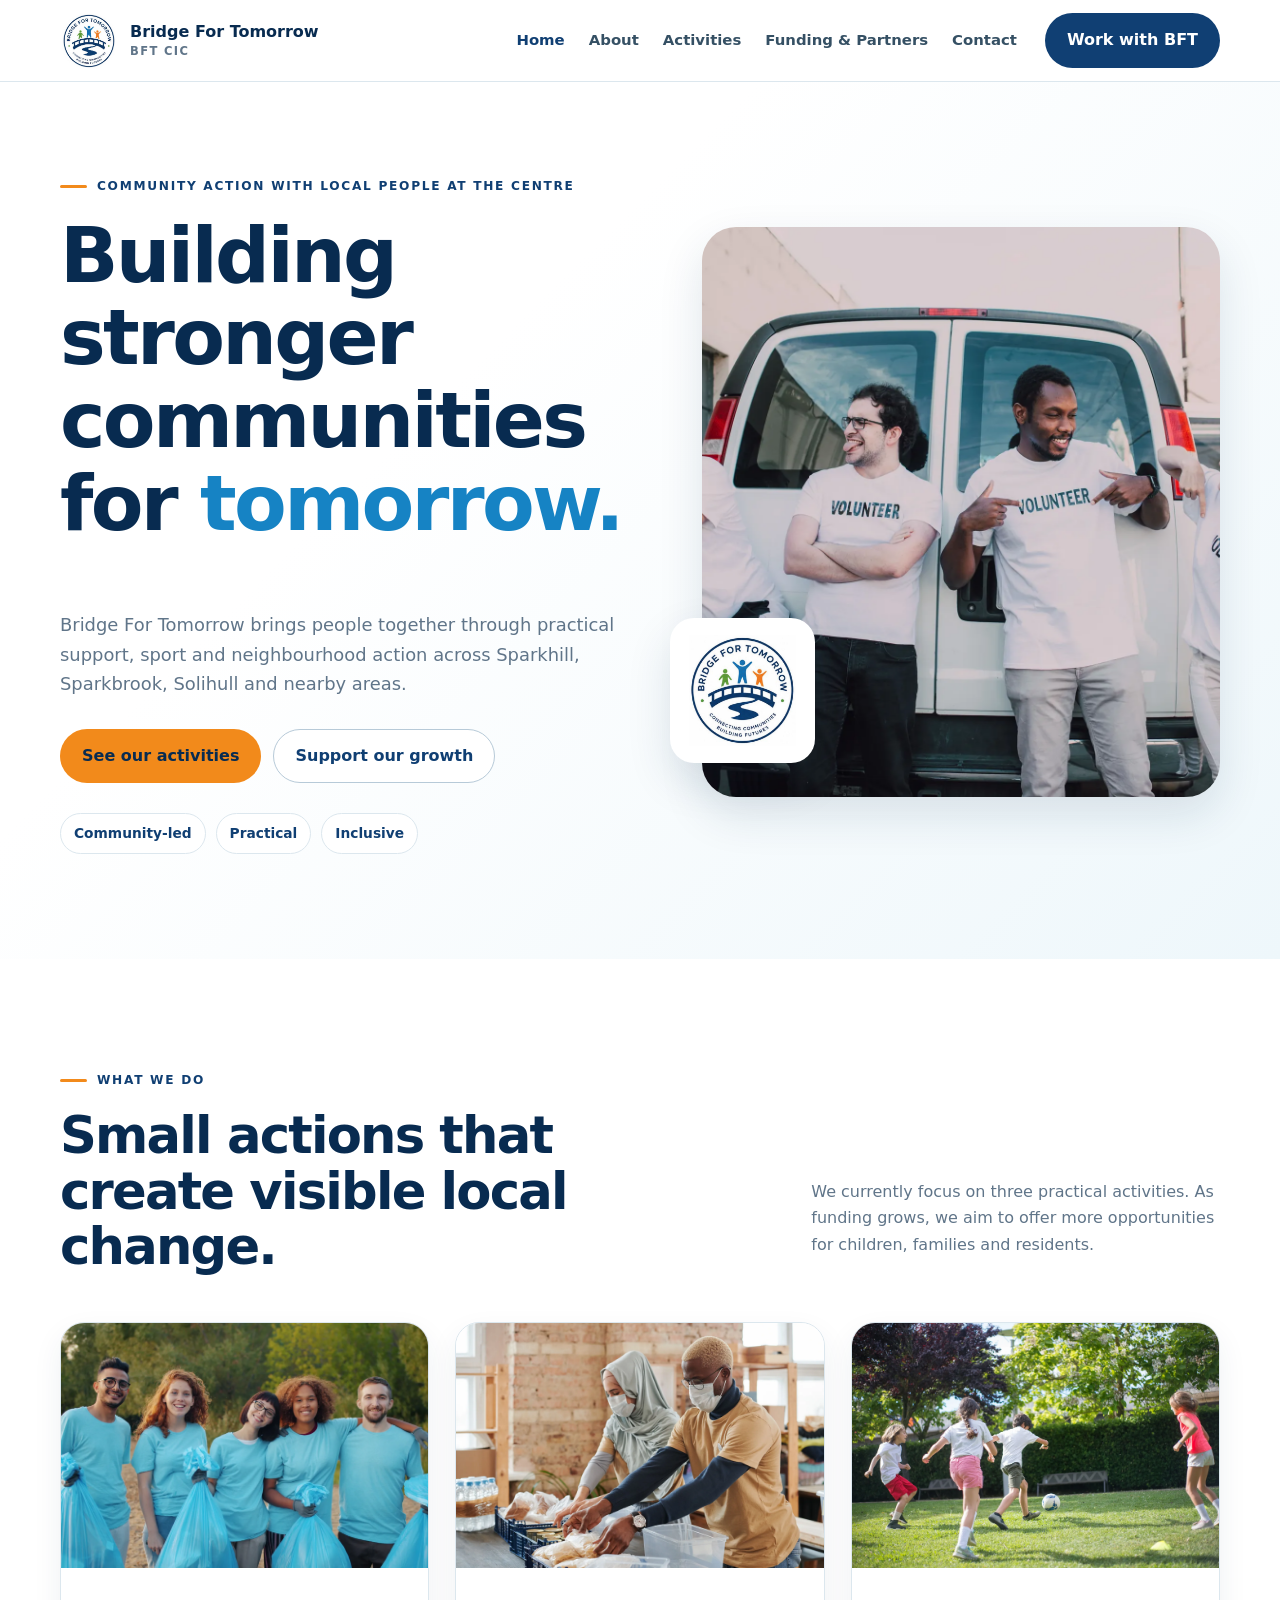
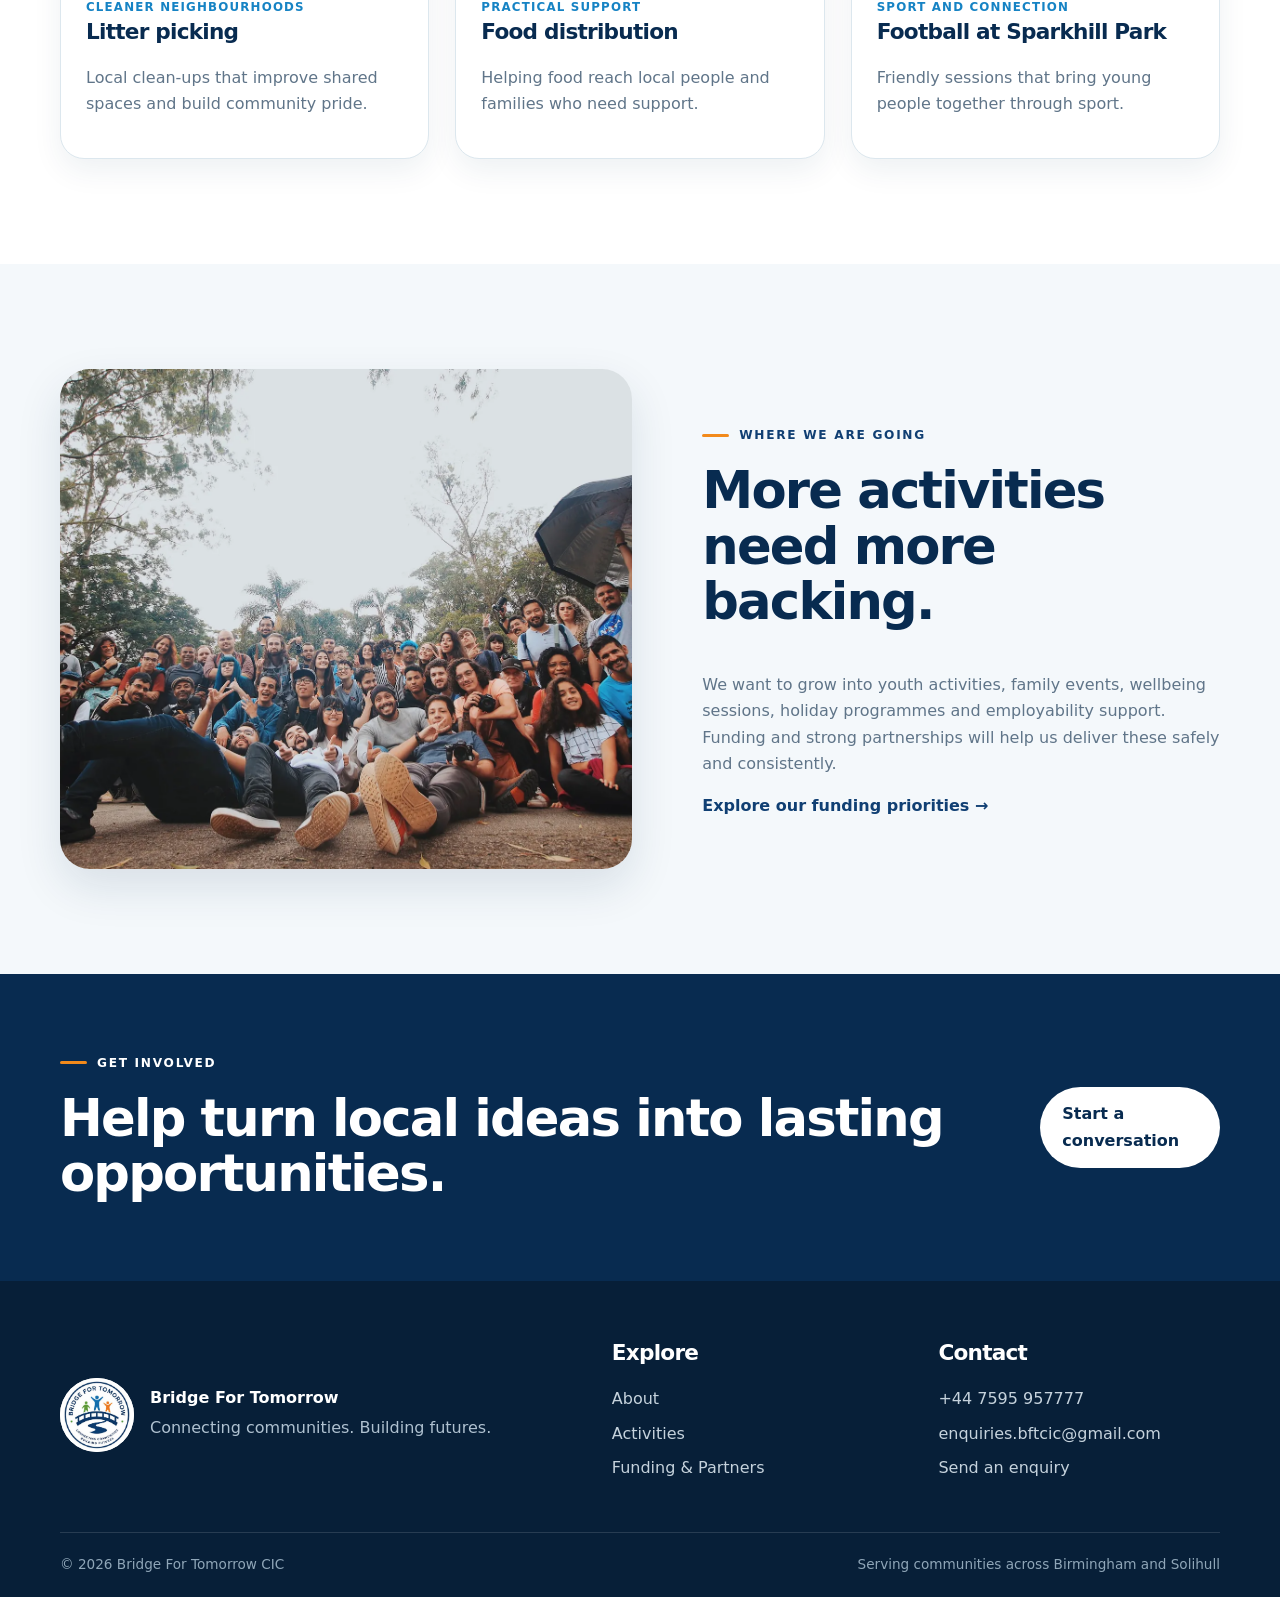
<file: index.html>
<!doctype html><html lang="en-GB"><head><meta charset="utf-8"><meta name="viewport" content="width=device-width, initial-scale=1"><meta name="theme-color" content="#103f73"><meta name="description" content="Bridge For Tomorrow brings people together through community action, food support and football."><title>Bridge For Tomorrow | Community Action in Birmingham</title><link rel="icon" href="assets/images/favicon.png"><link rel="stylesheet" href="assets/css/styles.css"></head><body data-page="home"><a class="skip-link" href="#main-content">Skip to content</a><header class="site-header"><div class="container header-inner">
<a class="brand" href="index.html"><img src="assets/images/bft-logo.png" alt="Bridge For Tomorrow logo"><span class="brand-text"><strong>Bridge For Tomorrow</strong><span>BFT CIC</span></span></a>
<nav class="primary-nav" id="main-navigation" aria-label="Main navigation"><ul class="nav-links">
<li><a data-page="home" href="index.html">Home</a></li><li><a data-page="about" href="about.html">About</a></li><li><a data-page="activities" href="activities.html">Activities</a></li><li><a data-page="partners" href="funding-partners.html">Funding & Partners</a></li><li><a data-page="contact" href="contact.html">Contact</a></li></ul></nav>
<a class="btn btn-primary desktop-cta" href="contact.html">Work with BFT</a>
<button class="menu-toggle" type="button" aria-controls="main-navigation" aria-expanded="false" aria-label="Open menu"><span></span><span></span><span></span></button>
</div></header><main id="main-content">
<section class="hero"><div class="container hero-grid"><div class="hero-copy reveal is-visible"><span class="eyebrow">Community action with local people at the centre</span><h1>Building stronger communities for <span>tomorrow.</span></h1><p>Bridge For Tomorrow brings people together through practical support, sport and neighbourhood action across Sparkhill, Sparkbrook, Solihull and nearby areas.</p><div class="hero-actions"><a class="btn btn-accent" href="activities.html">See our activities</a><a class="btn btn-outline" href="funding-partners.html">Support our growth</a></div><div class="hero-points"><span>Community-led</span><span>Practical</span><span>Inclusive</span></div></div><div class="hero-visual reveal"><img class="hero-main-image" src="assets/images/hero-volunteers.webp" alt="Community volunteers working together"><div class="hero-logo-card"><img src="assets/images/bft-logo.png" alt="Bridge For Tomorrow logo"></div></div></div></section>
<section class="section"><div class="container intro-grid"><div><span class="eyebrow">What we do</span><h2>Small actions that create visible local change.</h2></div><p>We currently focus on three practical activities. As funding grows, we aim to offer more opportunities for children, families and residents.</p></div><div class="container card-grid three"><a class="feature-card" href="activities.html#clean-ups"><img src="assets/images/litter-picking.webp" alt="Volunteers litter picking"><div><span>Cleaner neighbourhoods</span><h3>Litter picking</h3><p>Local clean-ups that improve shared spaces and build community pride.</p></div></a><a class="feature-card" href="activities.html#food"><img src="assets/images/food-support.webp" alt="Food being prepared for distribution"><div><span>Practical support</span><h3>Food distribution</h3><p>Helping food reach local people and families who need support.</p></div></a><a class="feature-card" href="activities.html#football"><img src="assets/images/community-football.webp" alt="Young people playing football"><div><span>Sport and connection</span><h3>Football at Sparkhill Park</h3><p>Friendly sessions that bring young people together through sport.</p></div></a></div></section>
<section class="section section-soft"><div class="container split"><div><img class="rounded-image" src="assets/images/community-group.webp" alt="A diverse community group"></div><div><span class="eyebrow">Where we are going</span><h2>More activities need more backing.</h2><p>We want to grow into youth activities, family events, wellbeing sessions, holiday programmes and employability support. Funding and strong partnerships will help us deliver these safely and consistently.</p><a class="text-link" href="funding-partners.html">Explore our funding priorities →</a></div></div></section>
<section class="cta-band"><div class="container cta-inner"><div><span class="eyebrow light">Get involved</span><h2>Help turn local ideas into lasting opportunities.</h2></div><a class="btn btn-white" href="contact.html">Start a conversation</a></div></section></main><footer class="site-footer"><div class="container footer-grid"><div class="footer-brand"><img src="assets/images/bft-logo.png" alt="Bridge For Tomorrow logo"><div><strong>Bridge For Tomorrow</strong><p>Connecting communities. Building futures.</p></div></div><div><h3>Explore</h3><a href="about.html">About</a><a href="activities.html">Activities</a><a href="funding-partners.html">Funding & Partners</a></div><div><h3>Contact</h3><a href="tel:+447595957777">+44 7595 957777</a><a href="mailto:enquiries.bftcic@gmail.com">enquiries.bftcic@gmail.com</a><a href="contact.html">Send an enquiry</a></div></div><div class="container footer-bottom"><span>© 2026 Bridge For Tomorrow CIC</span><span>Serving communities across Birmingham and Solihull</span></div></footer><script src="assets/js/main.js"></script></body></html>
</file>
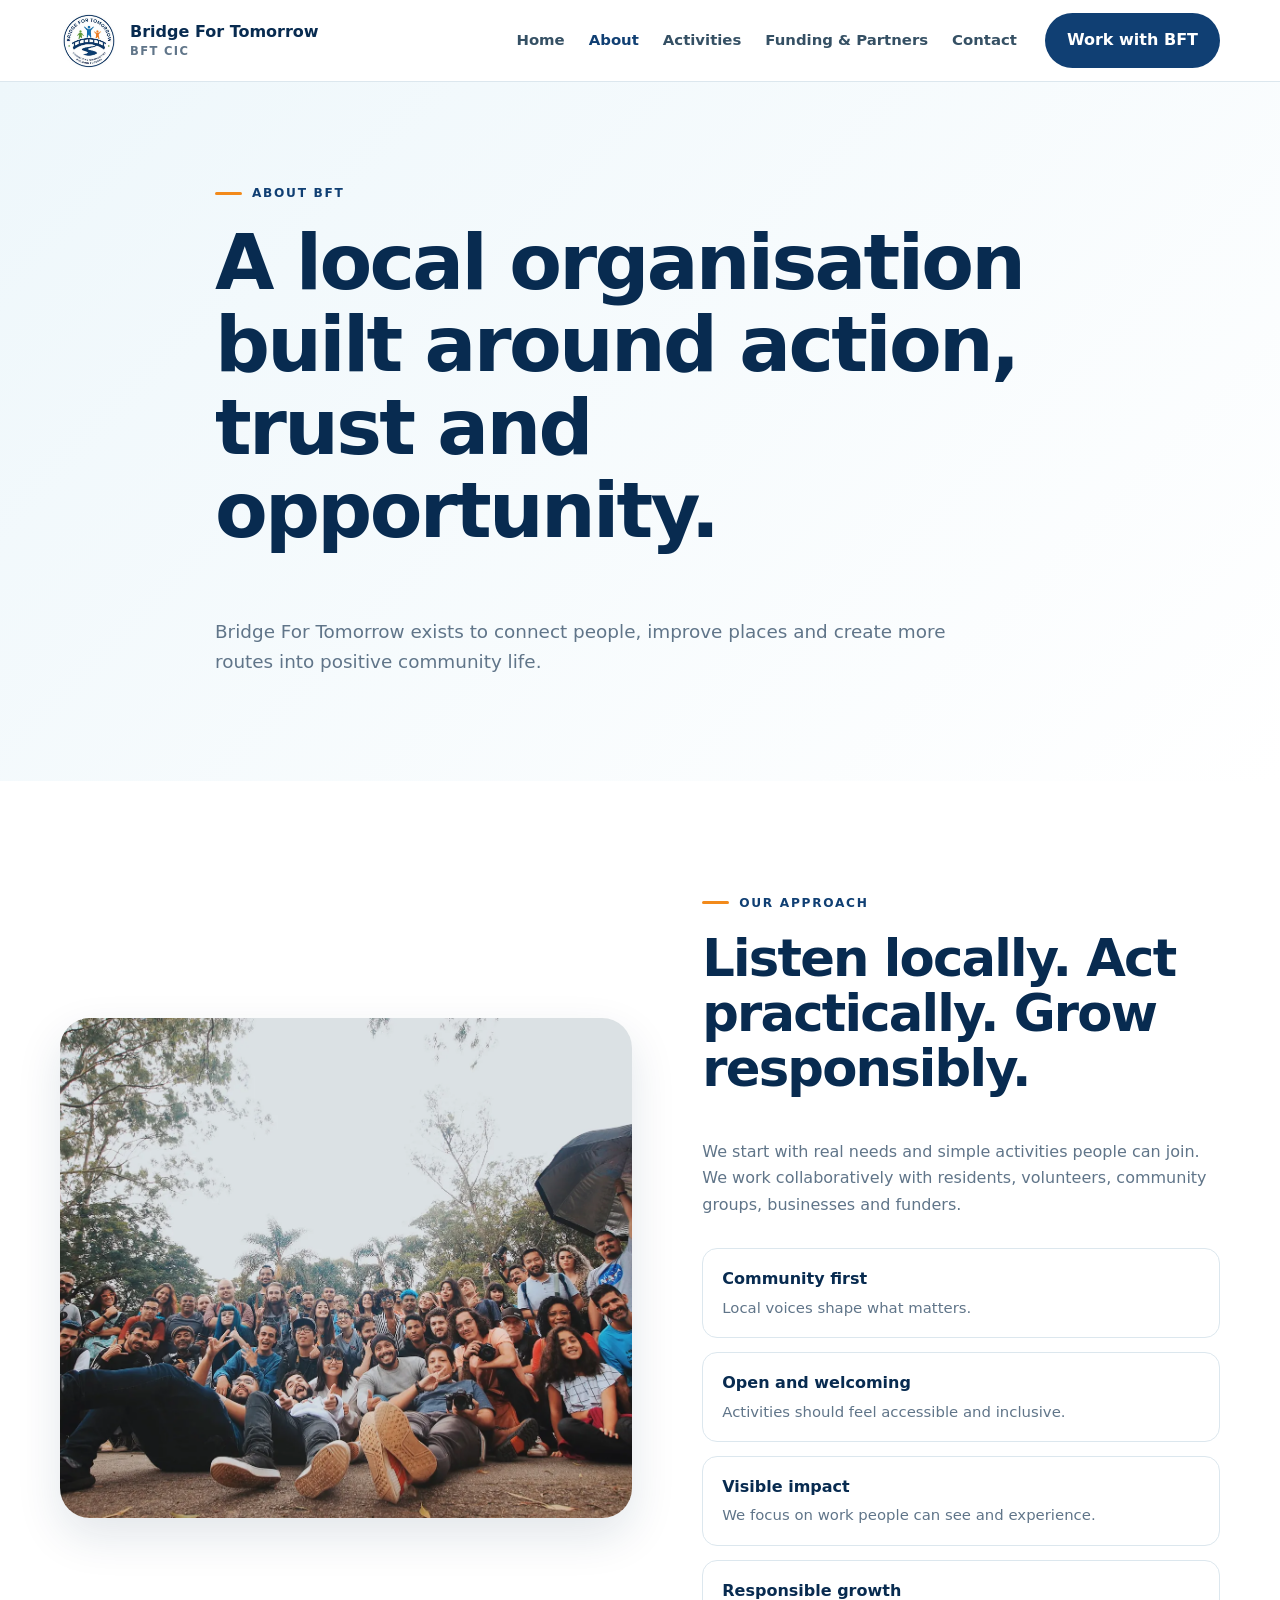
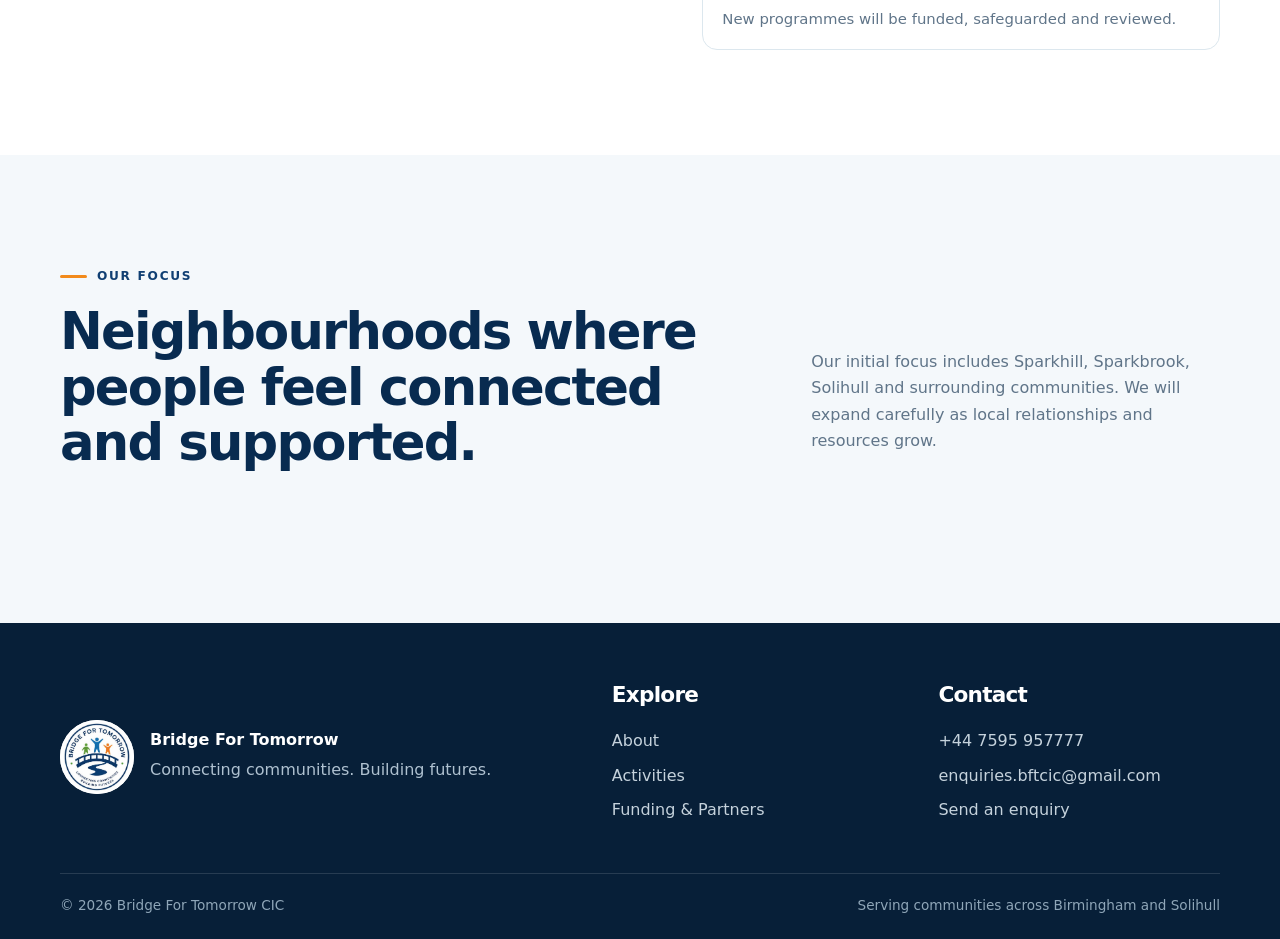
<file: about.html>
<!doctype html><html lang="en-GB"><head><meta charset="utf-8"><meta name="viewport" content="width=device-width, initial-scale=1"><meta name="theme-color" content="#103f73"><meta name="description" content="Learn about Bridge For Tomorrow and its community-led approach."><title>About BFT | Bridge For Tomorrow</title><link rel="icon" href="assets/images/favicon.png"><link rel="stylesheet" href="assets/css/styles.css"></head><body data-page="about"><a class="skip-link" href="#main-content">Skip to content</a><header class="site-header"><div class="container header-inner">
<a class="brand" href="index.html"><img src="assets/images/bft-logo.png" alt="Bridge For Tomorrow logo"><span class="brand-text"><strong>Bridge For Tomorrow</strong><span>BFT CIC</span></span></a>
<nav class="primary-nav" id="main-navigation" aria-label="Main navigation"><ul class="nav-links">
<li><a data-page="home" href="index.html">Home</a></li><li><a data-page="about" href="about.html">About</a></li><li><a data-page="activities" href="activities.html">Activities</a></li><li><a data-page="partners" href="funding-partners.html">Funding & Partners</a></li><li><a data-page="contact" href="contact.html">Contact</a></li></ul></nav>
<a class="btn btn-primary desktop-cta" href="contact.html">Work with BFT</a>
<button class="menu-toggle" type="button" aria-controls="main-navigation" aria-expanded="false" aria-label="Open menu"><span></span><span></span><span></span></button>
</div></header><main id="main-content"><section class="page-hero"><div class="container narrow"><span class="eyebrow">About BFT</span><h1>A local organisation built around action, trust and opportunity.</h1><p>Bridge For Tomorrow exists to connect people, improve places and create more routes into positive community life.</p></div></section><section class="section"><div class="container split"><div><img class="rounded-image" src="assets/images/community-group.webp" alt="Community members together"></div><div><span class="eyebrow">Our approach</span><h2>Listen locally. Act practically. Grow responsibly.</h2><p>We start with real needs and simple activities people can join. We work collaboratively with residents, volunteers, community groups, businesses and funders.</p><div class="compact-list"><div><strong>Community first</strong><span>Local voices shape what matters.</span></div><div><strong>Open and welcoming</strong><span>Activities should feel accessible and inclusive.</span></div><div><strong>Visible impact</strong><span>We focus on work people can see and experience.</span></div><div><strong>Responsible growth</strong><span>New programmes will be funded, safeguarded and reviewed.</span></div></div></div></div></section><section class="section section-soft"><div class="container intro-grid"><div><span class="eyebrow">Our focus</span><h2>Neighbourhoods where people feel connected and supported.</h2></div><p>Our initial focus includes Sparkhill, Sparkbrook, Solihull and surrounding communities. We will expand carefully as local relationships and resources grow.</p></div></section></main><footer class="site-footer"><div class="container footer-grid"><div class="footer-brand"><img src="assets/images/bft-logo.png" alt="Bridge For Tomorrow logo"><div><strong>Bridge For Tomorrow</strong><p>Connecting communities. Building futures.</p></div></div><div><h3>Explore</h3><a href="about.html">About</a><a href="activities.html">Activities</a><a href="funding-partners.html">Funding & Partners</a></div><div><h3>Contact</h3><a href="tel:+447595957777">+44 7595 957777</a><a href="mailto:enquiries.bftcic@gmail.com">enquiries.bftcic@gmail.com</a><a href="contact.html">Send an enquiry</a></div></div><div class="container footer-bottom"><span>© 2026 Bridge For Tomorrow CIC</span><span>Serving communities across Birmingham and Solihull</span></div></footer><script src="assets/js/main.js"></script></body></html>
</file>
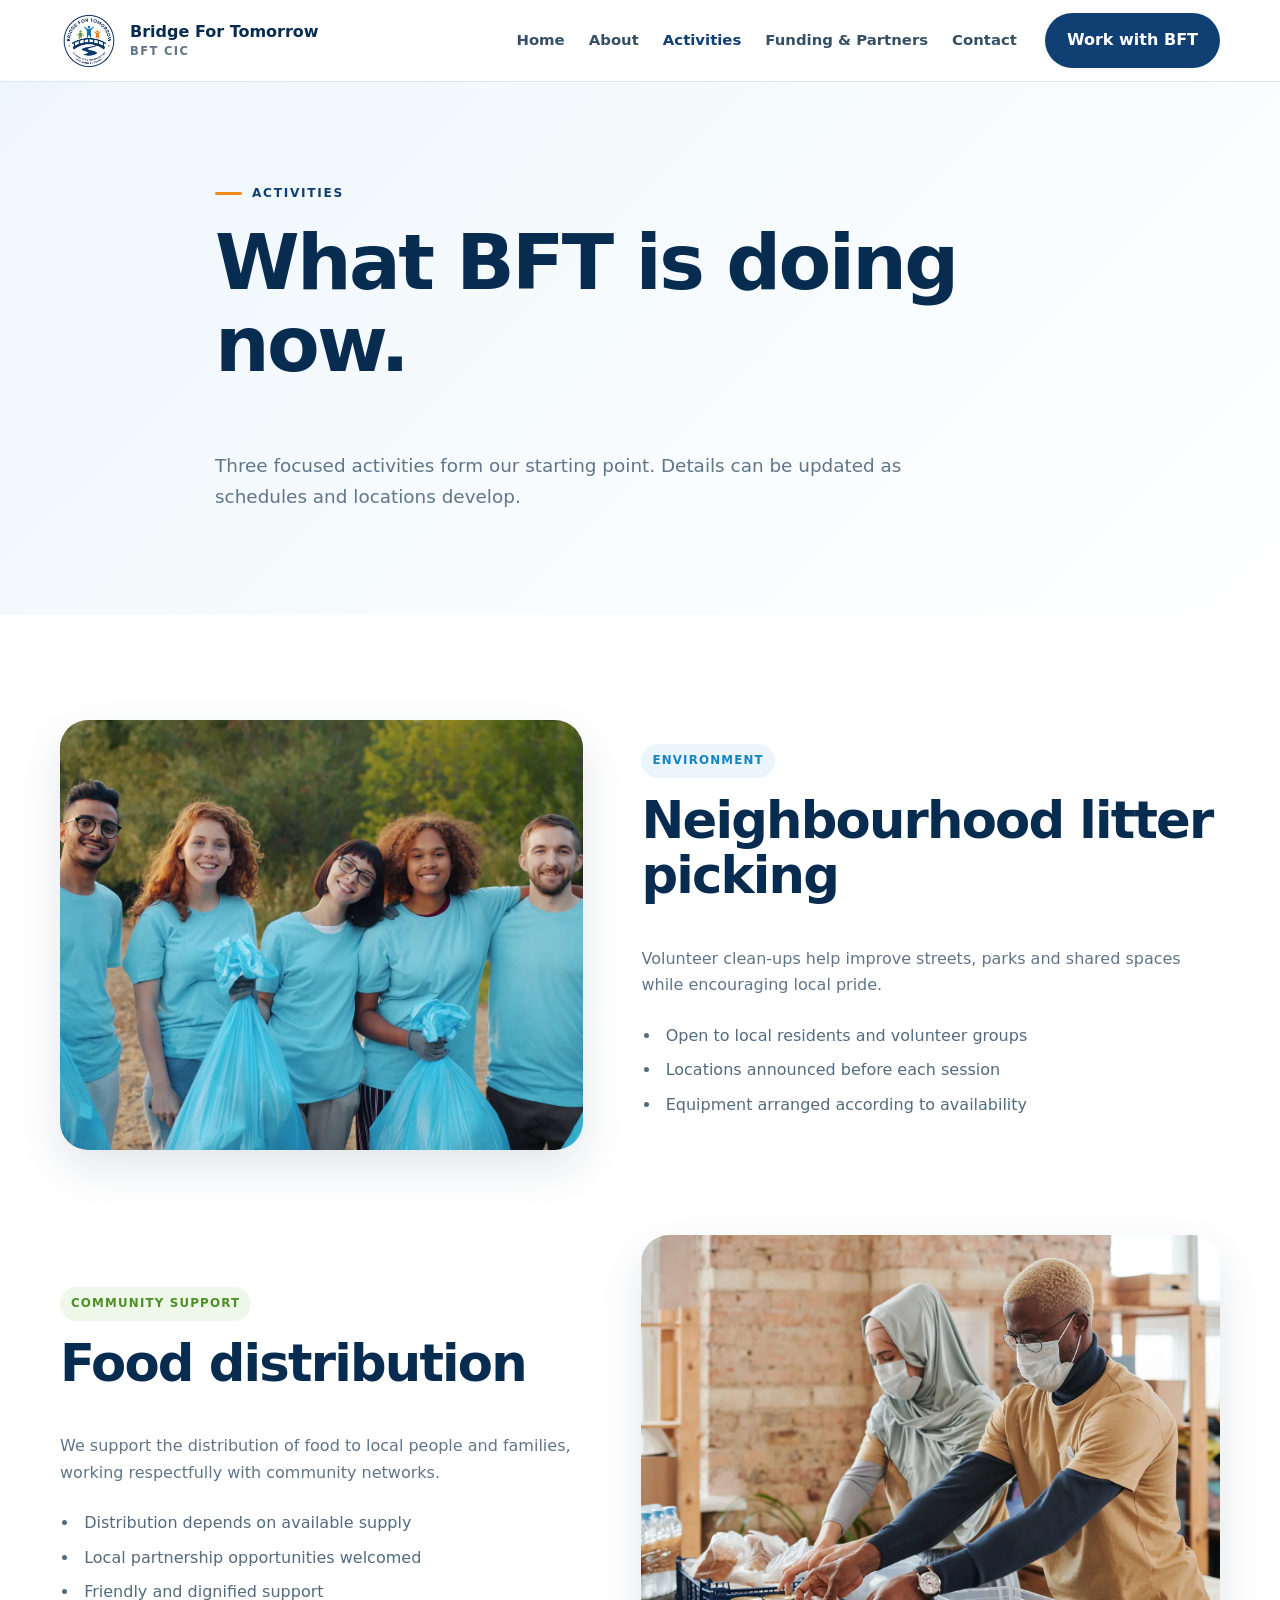
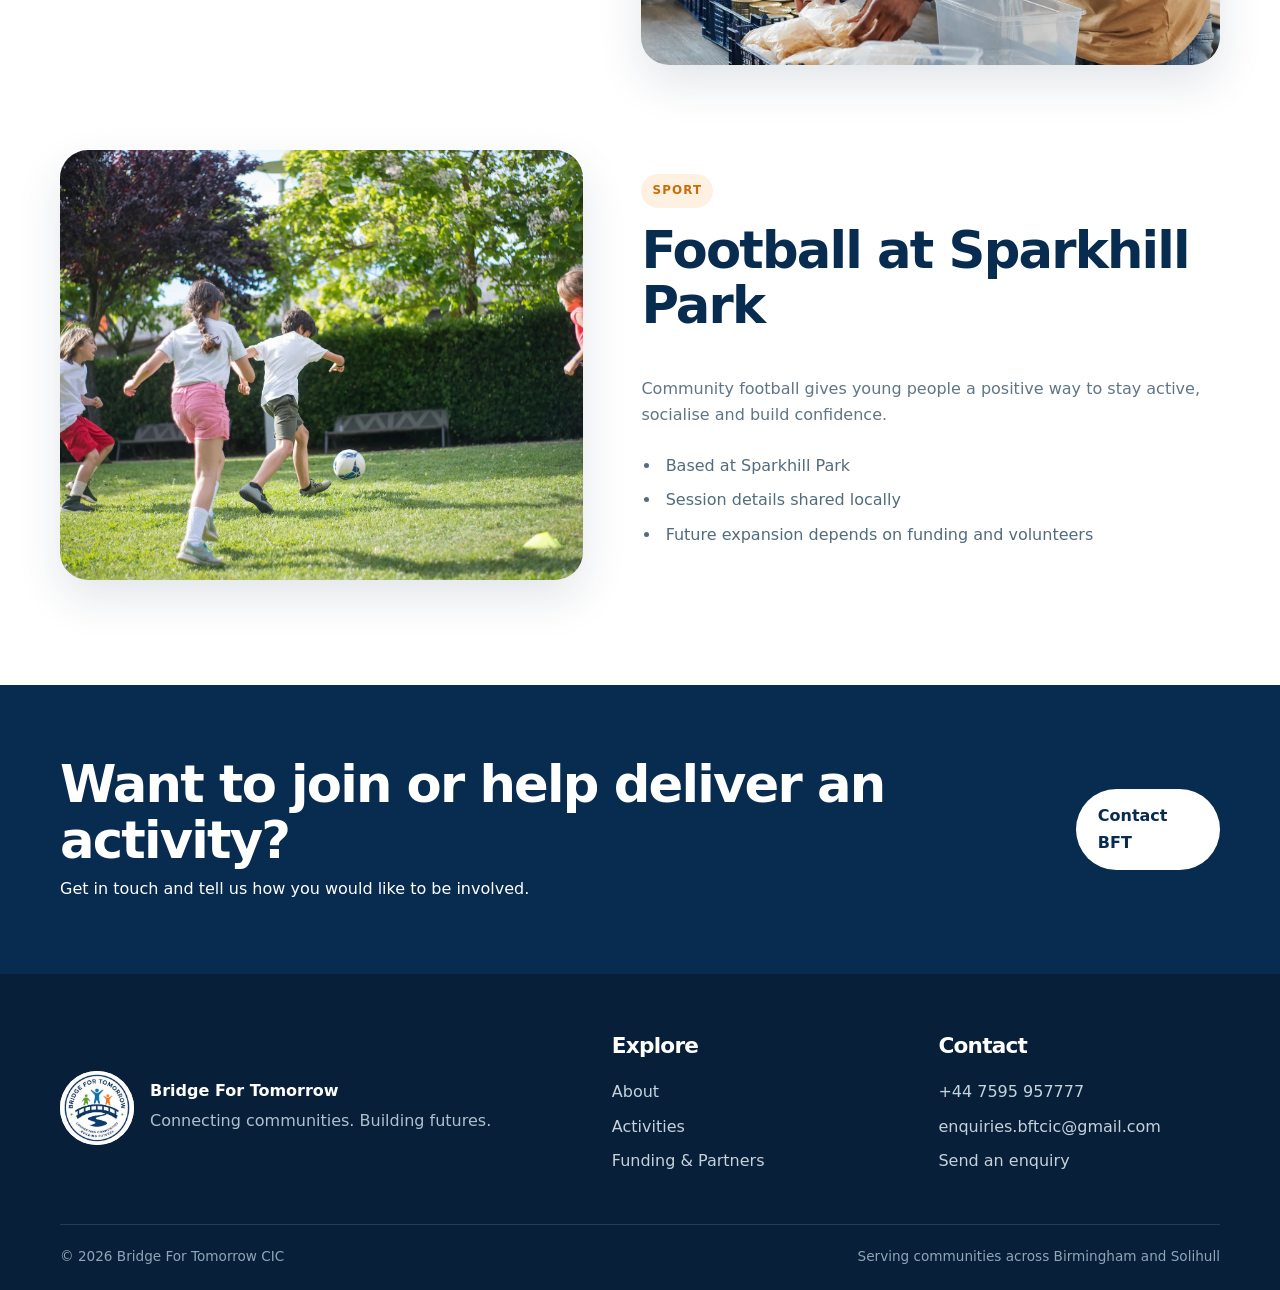
<file: activities.html>
<!doctype html><html lang="en-GB"><head><meta charset="utf-8"><meta name="viewport" content="width=device-width, initial-scale=1"><meta name="theme-color" content="#103f73"><meta name="description" content="Explore BFT litter picking, food distribution and football activities."><title>Activities | Bridge For Tomorrow</title><link rel="icon" href="assets/images/favicon.png"><link rel="stylesheet" href="assets/css/styles.css"></head><body data-page="activities"><a class="skip-link" href="#main-content">Skip to content</a><header class="site-header"><div class="container header-inner">
<a class="brand" href="index.html"><img src="assets/images/bft-logo.png" alt="Bridge For Tomorrow logo"><span class="brand-text"><strong>Bridge For Tomorrow</strong><span>BFT CIC</span></span></a>
<nav class="primary-nav" id="main-navigation" aria-label="Main navigation"><ul class="nav-links">
<li><a data-page="home" href="index.html">Home</a></li><li><a data-page="about" href="about.html">About</a></li><li><a data-page="activities" href="activities.html">Activities</a></li><li><a data-page="partners" href="funding-partners.html">Funding & Partners</a></li><li><a data-page="contact" href="contact.html">Contact</a></li></ul></nav>
<a class="btn btn-primary desktop-cta" href="contact.html">Work with BFT</a>
<button class="menu-toggle" type="button" aria-controls="main-navigation" aria-expanded="false" aria-label="Open menu"><span></span><span></span><span></span></button>
</div></header><main id="main-content"><section class="page-hero"><div class="container narrow"><span class="eyebrow">Activities</span><h1>What BFT is doing now.</h1><p>Three focused activities form our starting point. Details can be updated as schedules and locations develop.</p></div></section><section class="section"><div class="container activity-stack"><article class="activity-row" id="clean-ups"><img src="assets/images/litter-picking.webp" alt="Community litter picking"><div><span class="pill">Environment</span><h2>Neighbourhood litter picking</h2><p>Volunteer clean-ups help improve streets, parks and shared spaces while encouraging local pride.</p><ul><li>Open to local residents and volunteer groups</li><li>Locations announced before each session</li><li>Equipment arranged according to availability</li></ul></div></article><article class="activity-row reverse" id="food"><img src="assets/images/food-support.webp" alt="Food distribution volunteers"><div><span class="pill green">Community support</span><h2>Food distribution</h2><p>We support the distribution of food to local people and families, working respectfully with community networks.</p><ul><li>Distribution depends on available supply</li><li>Local partnership opportunities welcomed</li><li>Friendly and dignified support</li></ul></div></article><article class="activity-row" id="football"><img src="assets/images/community-football.webp" alt="Football in a local park"><div><span class="pill orange">Sport</span><h2>Football at Sparkhill Park</h2><p>Community football gives young people a positive way to stay active, socialise and build confidence.</p><ul><li>Based at Sparkhill Park</li><li>Session details shared locally</li><li>Future expansion depends on funding and volunteers</li></ul></div></article></div></section><section class="cta-band"><div class="container cta-inner"><div><h2>Want to join or help deliver an activity?</h2><p>Get in touch and tell us how you would like to be involved.</p></div><a class="btn btn-white" href="contact.html">Contact BFT</a></div></section></main><footer class="site-footer"><div class="container footer-grid"><div class="footer-brand"><img src="assets/images/bft-logo.png" alt="Bridge For Tomorrow logo"><div><strong>Bridge For Tomorrow</strong><p>Connecting communities. Building futures.</p></div></div><div><h3>Explore</h3><a href="about.html">About</a><a href="activities.html">Activities</a><a href="funding-partners.html">Funding & Partners</a></div><div><h3>Contact</h3><a href="tel:+447595957777">+44 7595 957777</a><a href="mailto:enquiries.bftcic@gmail.com">enquiries.bftcic@gmail.com</a><a href="contact.html">Send an enquiry</a></div></div><div class="container footer-bottom"><span>© 2026 Bridge For Tomorrow CIC</span><span>Serving communities across Birmingham and Solihull</span></div></footer><script src="assets/js/main.js"></script></body></html>
</file>
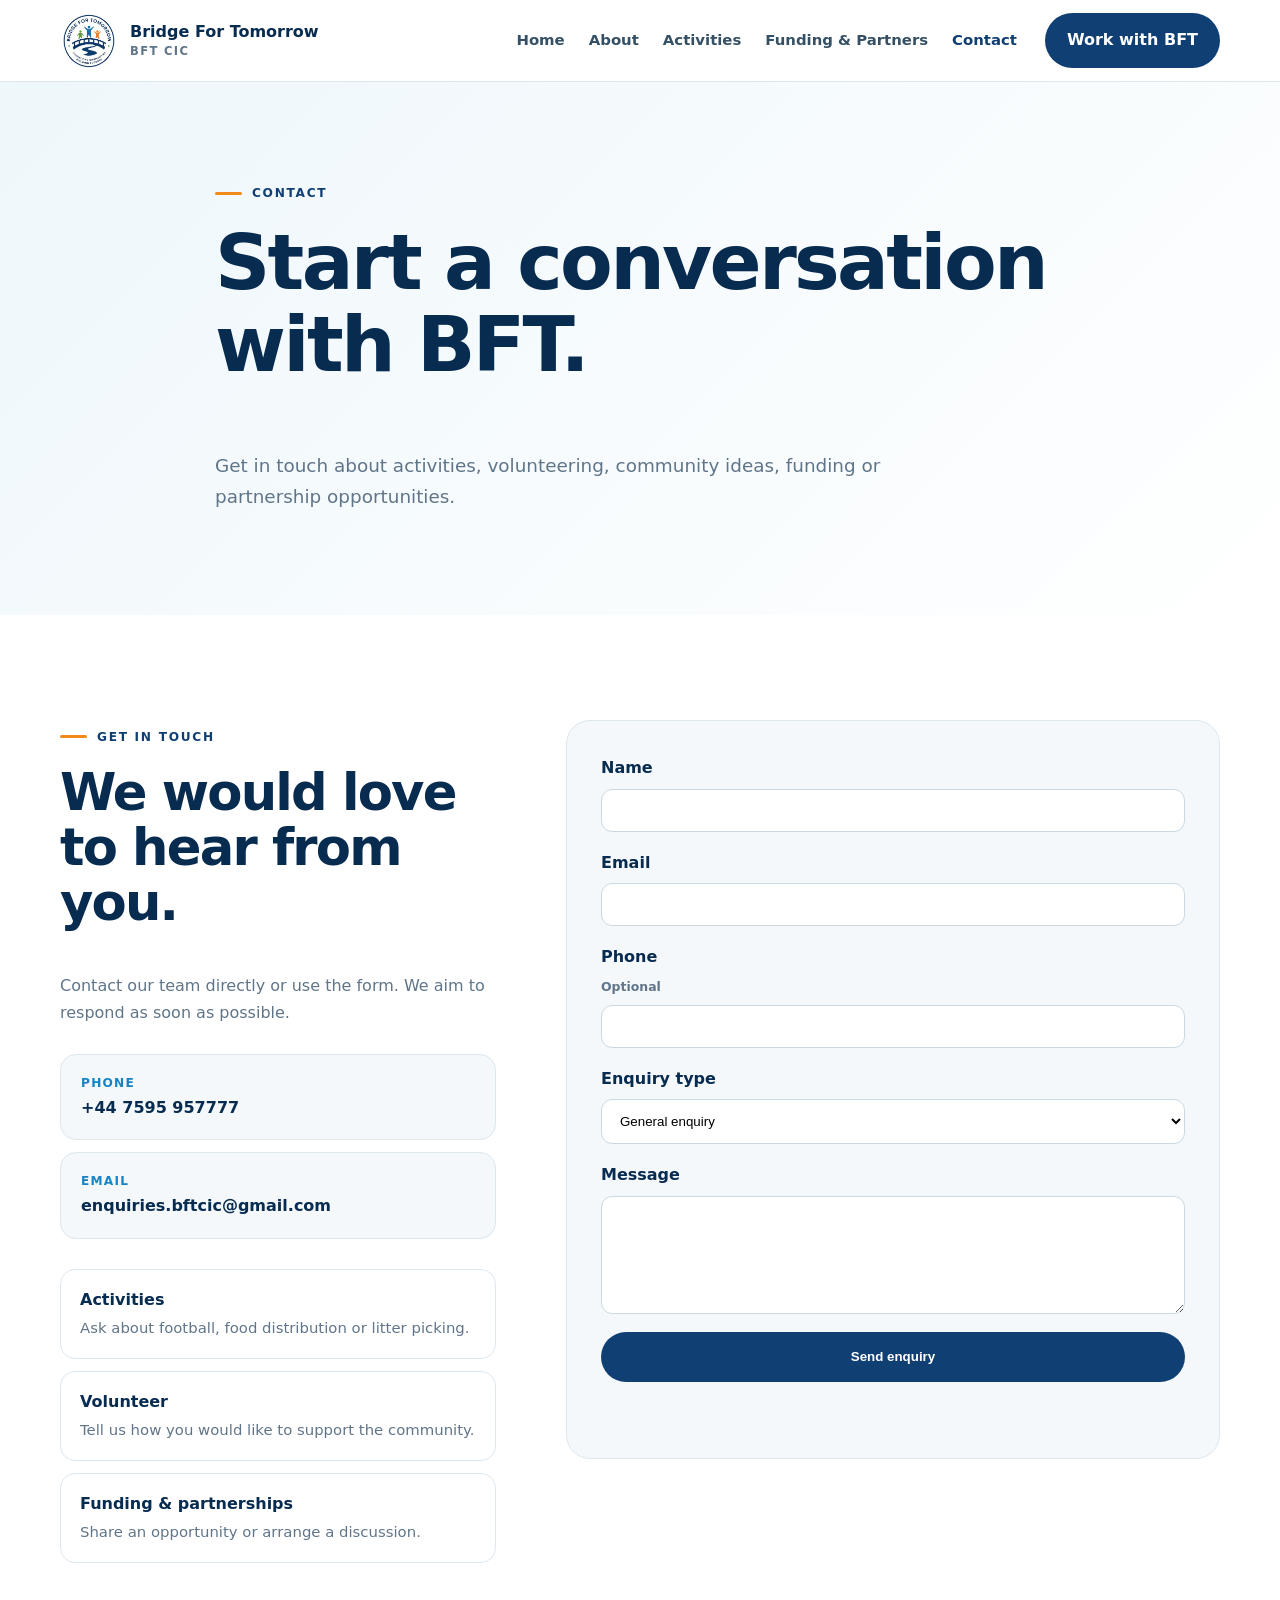
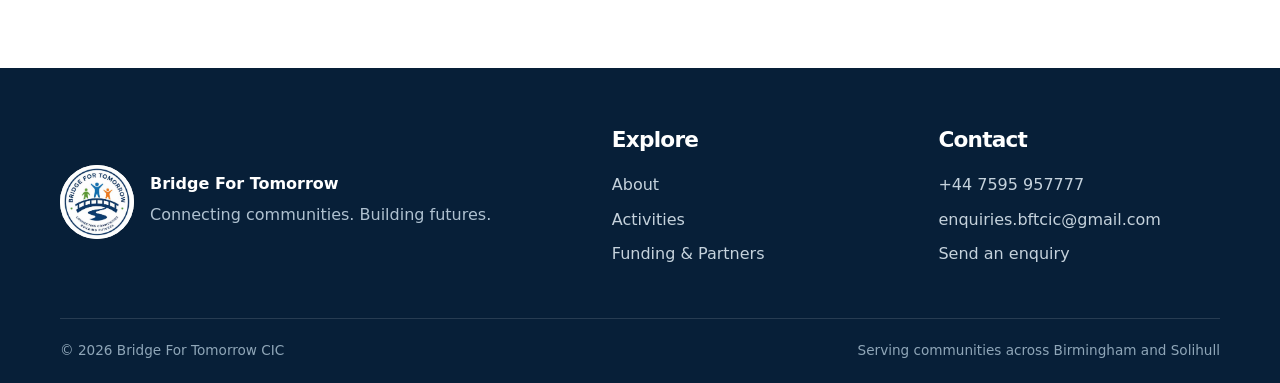
<file: contact.html>
<!doctype html><html lang="en-GB"><head><meta charset="utf-8"><meta name="viewport" content="width=device-width, initial-scale=1"><meta name="theme-color" content="#103f73"><meta name="description" content="Contact Bridge For Tomorrow about activities, volunteering and partnerships."><title>Contact BFT | Bridge For Tomorrow</title><link rel="icon" href="assets/images/favicon.png"><link rel="stylesheet" href="assets/css/styles.css"></head><body data-page="contact"><a class="skip-link" href="#main-content">Skip to content</a><header class="site-header"><div class="container header-inner">
<a class="brand" href="index.html"><img src="assets/images/bft-logo.png" alt="Bridge For Tomorrow logo"><span class="brand-text"><strong>Bridge For Tomorrow</strong><span>BFT CIC</span></span></a>
<nav class="primary-nav" id="main-navigation" aria-label="Main navigation"><ul class="nav-links">
<li><a data-page="home" href="index.html">Home</a></li><li><a data-page="about" href="about.html">About</a></li><li><a data-page="activities" href="activities.html">Activities</a></li><li><a data-page="partners" href="funding-partners.html">Funding & Partners</a></li><li><a data-page="contact" href="contact.html">Contact</a></li></ul></nav>
<a class="btn btn-primary desktop-cta" href="contact.html">Work with BFT</a>
<button class="menu-toggle" type="button" aria-controls="main-navigation" aria-expanded="false" aria-label="Open menu"><span></span><span></span><span></span></button>
</div></header><main id="main-content"><section class="page-hero"><div class="container narrow"><span class="eyebrow">Contact</span><h1>Start a conversation with BFT.</h1><p>Get in touch about activities, volunteering, community ideas, funding or partnership opportunities.</p></div></section><section class="section"><div class="container contact-grid"><div><span class="eyebrow">Get in touch</span><h2>We would love to hear from you.</h2><p>Contact our team directly or use the form. We aim to respond as soon as possible.</p><div class="direct-contact"><a href="tel:+447595957777"><span>Phone</span><strong>+44 7595 957777</strong></a><a href="mailto:enquiries.bftcic@gmail.com"><span>Email</span><strong>enquiries.bftcic@gmail.com</strong></a></div><div class="contact-options"><div><strong>Activities</strong><span>Ask about football, food distribution or litter picking.</span></div><div><strong>Volunteer</strong><span>Tell us how you would like to support the community.</span></div><div><strong>Funding & partnerships</strong><span>Share an opportunity or arrange a discussion.</span></div></div></div><form class="contact-form" id="contactForm" novalidate><input type="hidden" name="access_key" value="d2e10ad2-93fc-4709-bf38-5ef2d3a32b1a"><input type="hidden" name="subject" value="New enquiry from the BFT CIC website"><input type="checkbox" name="botcheck" class="hidden-field" tabindex="-1" autocomplete="off"><label>Name<input type="text" name="name" autocomplete="name" required></label><label>Email<input type="email" name="email" autocomplete="email" required></label><label>Phone <span class="optional">Optional</span><input type="tel" name="phone" autocomplete="tel"></label><label>Enquiry type<select name="enquiry_type"><option value="General enquiry">General enquiry</option><option value="Activity">Activity</option><option value="Volunteer">Volunteer</option><option value="Funding or partnership">Funding or partnership</option></select></label><label>Message<textarea name="message" rows="6" required></textarea></label><button class="btn btn-primary" type="submit"><span class="button-text">Send enquiry</span></button><p class="form-status" id="formStatus" role="status" aria-live="polite"></p></form></div></section></main><footer class="site-footer"><div class="container footer-grid"><div class="footer-brand"><img src="assets/images/bft-logo.png" alt="Bridge For Tomorrow logo"><div><strong>Bridge For Tomorrow</strong><p>Connecting communities. Building futures.</p></div></div><div><h3>Explore</h3><a href="about.html">About</a><a href="activities.html">Activities</a><a href="funding-partners.html">Funding & Partners</a></div><div><h3>Contact</h3><a href="tel:+447595957777">+44 7595 957777</a><a href="mailto:enquiries.bftcic@gmail.com">enquiries.bftcic@gmail.com</a><a href="contact.html">Send an enquiry</a></div></div><div class="container footer-bottom"><span>© 2026 Bridge For Tomorrow CIC</span><span>Serving communities across Birmingham and Solihull</span></div></footer><script src="assets/js/main.js"></script></body></html>
</file>
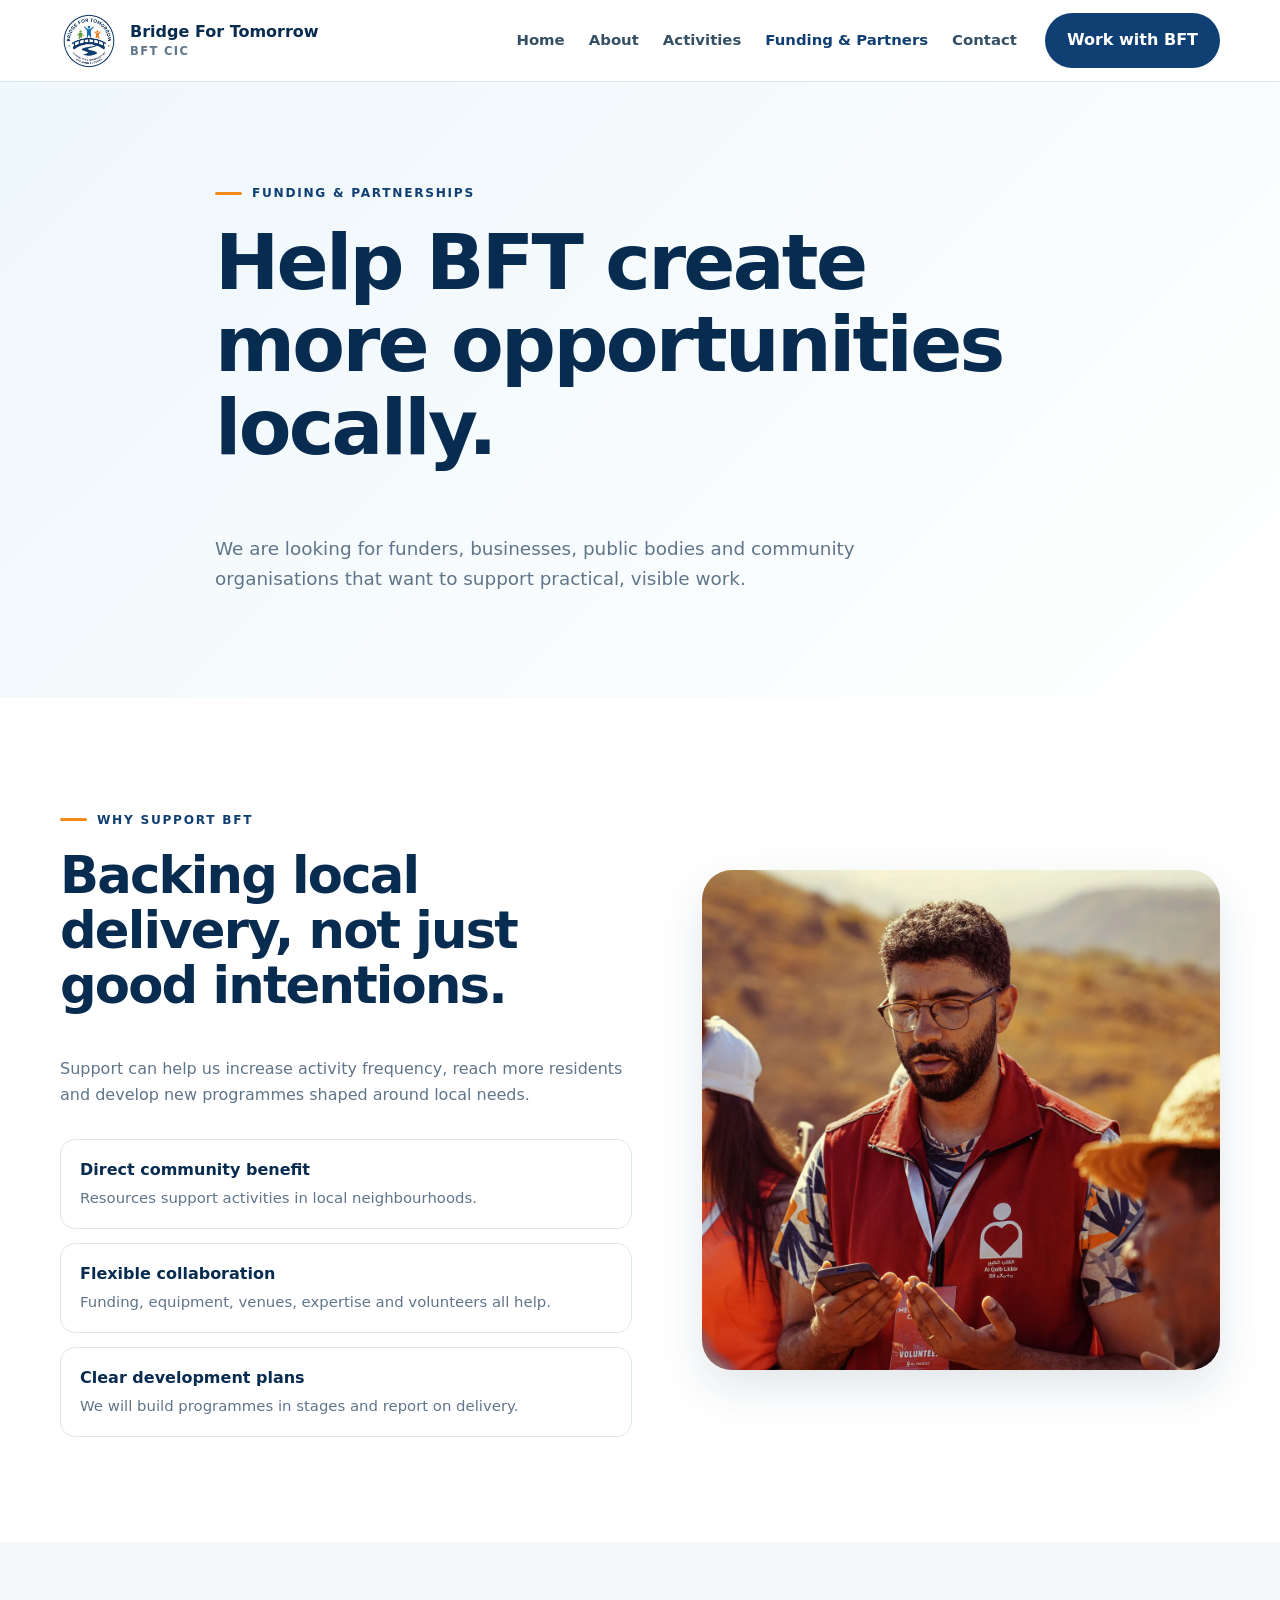
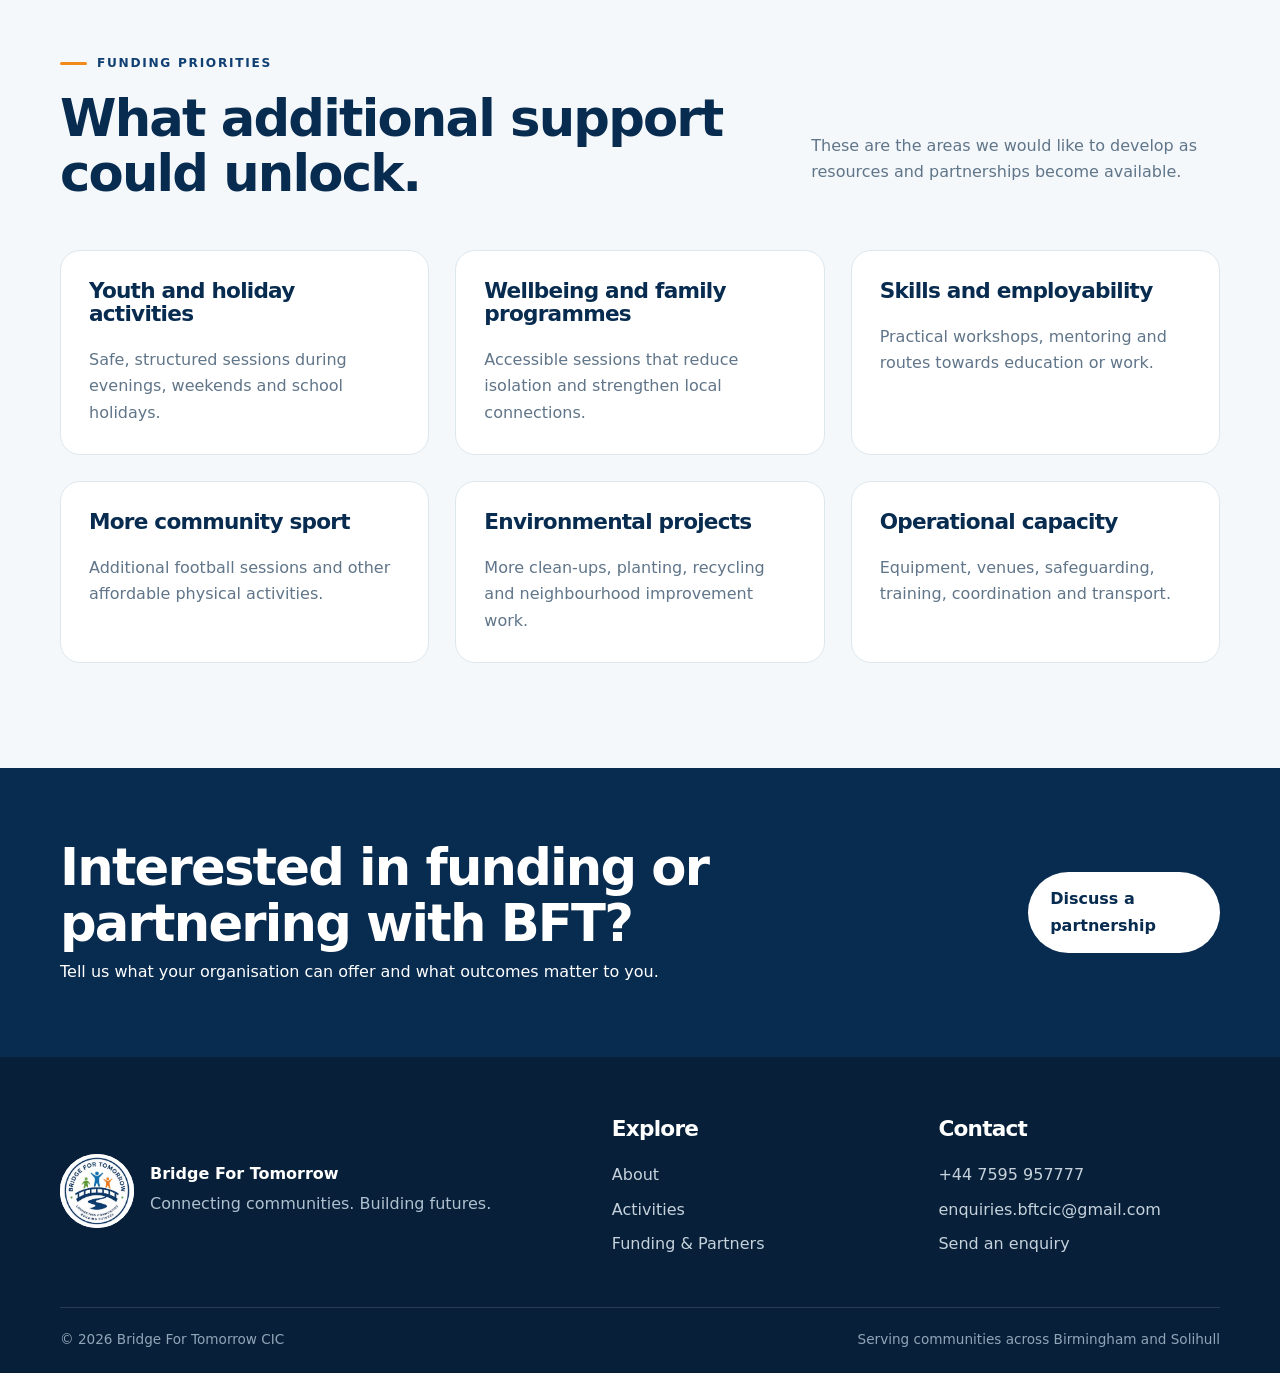
<file: funding-partners.html>
<!doctype html><html lang="en-GB"><head><meta charset="utf-8"><meta name="viewport" content="width=device-width, initial-scale=1"><meta name="theme-color" content="#103f73"><meta name="description" content="Partner with or fund Bridge For Tomorrow community programmes."><title>Funding & Partners | Bridge For Tomorrow</title><link rel="icon" href="assets/images/favicon.png"><link rel="stylesheet" href="assets/css/styles.css"></head><body data-page="partners"><a class="skip-link" href="#main-content">Skip to content</a><header class="site-header"><div class="container header-inner">
<a class="brand" href="index.html"><img src="assets/images/bft-logo.png" alt="Bridge For Tomorrow logo"><span class="brand-text"><strong>Bridge For Tomorrow</strong><span>BFT CIC</span></span></a>
<nav class="primary-nav" id="main-navigation" aria-label="Main navigation"><ul class="nav-links">
<li><a data-page="home" href="index.html">Home</a></li><li><a data-page="about" href="about.html">About</a></li><li><a data-page="activities" href="activities.html">Activities</a></li><li><a data-page="partners" href="funding-partners.html">Funding & Partners</a></li><li><a data-page="contact" href="contact.html">Contact</a></li></ul></nav>
<a class="btn btn-primary desktop-cta" href="contact.html">Work with BFT</a>
<button class="menu-toggle" type="button" aria-controls="main-navigation" aria-expanded="false" aria-label="Open menu"><span></span><span></span><span></span></button>
</div></header><main id="main-content"><section class="page-hero"><div class="container narrow"><span class="eyebrow">Funding & partnerships</span><h1>Help BFT create more opportunities locally.</h1><p>We are looking for funders, businesses, public bodies and community organisations that want to support practical, visible work.</p></div></section><section class="section"><div class="container split"><div><span class="eyebrow">Why support BFT</span><h2>Backing local delivery, not just good intentions.</h2><p>Support can help us increase activity frequency, reach more residents and develop new programmes shaped around local needs.</p><div class="compact-list"><div><strong>Direct community benefit</strong><span>Resources support activities in local neighbourhoods.</span></div><div><strong>Flexible collaboration</strong><span>Funding, equipment, venues, expertise and volunteers all help.</span></div><div><strong>Clear development plans</strong><span>We will build programmes in stages and report on delivery.</span></div></div></div><img class="rounded-image" src="assets/images/partnership-planning.webp" alt="People discussing a community partnership"></div></section><section class="section section-soft"><div class="container"><div class="intro-grid"><div><span class="eyebrow">Funding priorities</span><h2>What additional support could unlock.</h2></div><p>These are the areas we would like to develop as resources and partnerships become available.</p></div><div class="card-grid three simple-cards"><article><h3>Youth and holiday activities</h3><p>Safe, structured sessions during evenings, weekends and school holidays.</p></article><article><h3>Wellbeing and family programmes</h3><p>Accessible sessions that reduce isolation and strengthen local connections.</p></article><article><h3>Skills and employability</h3><p>Practical workshops, mentoring and routes towards education or work.</p></article><article><h3>More community sport</h3><p>Additional football sessions and other affordable physical activities.</p></article><article><h3>Environmental projects</h3><p>More clean-ups, planting, recycling and neighbourhood improvement work.</p></article><article><h3>Operational capacity</h3><p>Equipment, venues, safeguarding, training, coordination and transport.</p></article></div></div></section><section class="cta-band"><div class="container cta-inner"><div><h2>Interested in funding or partnering with BFT?</h2><p>Tell us what your organisation can offer and what outcomes matter to you.</p></div><a class="btn btn-white" href="contact.html">Discuss a partnership</a></div></section></main><footer class="site-footer"><div class="container footer-grid"><div class="footer-brand"><img src="assets/images/bft-logo.png" alt="Bridge For Tomorrow logo"><div><strong>Bridge For Tomorrow</strong><p>Connecting communities. Building futures.</p></div></div><div><h3>Explore</h3><a href="about.html">About</a><a href="activities.html">Activities</a><a href="funding-partners.html">Funding & Partners</a></div><div><h3>Contact</h3><a href="tel:+447595957777">+44 7595 957777</a><a href="mailto:enquiries.bftcic@gmail.com">enquiries.bftcic@gmail.com</a><a href="contact.html">Send an enquiry</a></div></div><div class="container footer-bottom"><span>© 2026 Bridge For Tomorrow CIC</span><span>Serving communities across Birmingham and Solihull</span></div></footer><script src="assets/js/main.js"></script></body></html>
</file>
<file: assets/css/styles.css>
:root{--navy:#103f73;--navy-dark:#082b50;--blue:#1683c4;--green:#68ad37;--orange:#f28a1b;--ink:#17324a;--muted:#607589;--line:#dce7ee;--soft:#f4f8fb;--white:#fff;--shadow:0 18px 45px rgba(13,52,86,.12);--radius:24px;--container:1160px;--header:82px}*{box-sizing:border-box}html{scroll-behavior:smooth;scroll-padding-top:100px}body{margin:0;font-family:Inter,ui-sans-serif,system-ui,-apple-system,"Segoe UI",sans-serif;color:var(--ink);line-height:1.65;background:#fff}img{display:block;max-width:100%}a{text-decoration:none;color:inherit}h1,h2,h3,p{margin-top:0}h1,h2,h3{color:var(--navy-dark);line-height:1.08;letter-spacing:-.035em}h1{font-size:clamp(3rem,6vw,5.7rem)}h2{font-size:clamp(2.1rem,4vw,3.7rem)}h3{font-size:1.35rem}p{color:var(--muted)}.container{width:min(calc(100% - 40px),var(--container));margin:auto}.narrow{max-width:850px}.section{padding:105px 0}.section-soft{background:var(--soft)}.skip-link{position:absolute;left:-9999px}.skip-link:focus{left:12px;top:12px;z-index:9999;background:#000;color:#fff;padding:10px}.site-header{height:var(--header);position:sticky;top:0;z-index:1000;background:rgba(255,255,255,.94);backdrop-filter:blur(14px);border-bottom:1px solid var(--line)}.header-inner{height:100%;display:flex;align-items:center;gap:28px}.brand{display:flex;align-items:center;gap:12px;min-width:245px}.brand img{width:58px;height:58px;object-fit:contain;border-radius:50%;background:#fff}.brand-text{display:grid;line-height:1.1}.brand-text strong{color:var(--navy-dark)}.brand-text span{font-size:.72rem;text-transform:uppercase;letter-spacing:.12em;color:var(--muted);font-weight:800;margin-top:4px}.primary-nav{margin-left:auto}.nav-links{list-style:none;display:flex;gap:24px;margin:0;padding:0}.nav-links a{font-weight:750;font-size:.93rem;color:#355064}.nav-links a:hover,.nav-links a.active{color:var(--navy)}.btn{display:inline-flex;align-items:center;justify-content:center;min-height:50px;padding:13px 21px;border-radius:999px;border:1px solid transparent;font-weight:800;transition:.2s}.btn:hover{transform:translateY(-2px)}.btn-primary{background:var(--navy);color:#fff}.btn-accent{background:var(--orange);color:var(--navy-dark)}.btn-outline{border-color:#b7cad8;background:#fff;color:var(--navy)}.btn-white{background:#fff;color:var(--navy-dark)}.menu-toggle{display:none;background:none;border:0;margin-left:auto}.menu-toggle span{display:block;width:26px;height:2px;background:var(--navy);margin:5px}.eyebrow{display:inline-flex;align-items:center;gap:10px;text-transform:uppercase;letter-spacing:.14em;font-size:.76rem;font-weight:850;color:var(--navy);margin-bottom:18px}.eyebrow:before{content:"";width:27px;height:3px;border-radius:3px;background:var(--orange)}.eyebrow.light{color:#fff}.hero{padding:88px 0 105px;background:linear-gradient(135deg,#fff 35%,#eef7fb)}.hero-grid,.split{display:grid;grid-template-columns:1.05fr .95fr;gap:70px;align-items:center}.hero-copy h1 span{color:var(--blue)}.hero-copy>p{max-width:680px;font-size:1.12rem}.hero-actions{display:flex;gap:12px;flex-wrap:wrap;margin:30px 0}.hero-points{display:flex;gap:10px;flex-wrap:wrap}.hero-points span{padding:8px 13px;border-radius:999px;background:#fff;border:1px solid var(--line);color:var(--navy);font-size:.86rem;font-weight:800}.hero-visual{position:relative}.hero-main-image{width:100%;height:570px;object-fit:cover;border-radius:34px;box-shadow:var(--shadow)}.hero-logo-card{position:absolute;left:-32px;bottom:34px;width:145px;height:145px;background:#fff;border-radius:24px;padding:14px;box-shadow:var(--shadow)}.hero-logo-card img{width:100%;height:100%;object-fit:contain}.intro-grid{display:grid;grid-template-columns:1.25fr .75fr;gap:70px;align-items:end;margin-bottom:48px}.intro-grid h2{margin-bottom:0}.card-grid{display:grid;gap:26px}.card-grid.three{grid-template-columns:repeat(3,1fr)}.feature-card{border:1px solid var(--line);border-radius:var(--radius);overflow:hidden;background:#fff;box-shadow:0 12px 30px rgba(13,52,86,.07);transition:.2s}.feature-card:hover{transform:translateY(-5px);box-shadow:var(--shadow)}.feature-card img{width:100%;height:245px;object-fit:cover}.feature-card div{padding:25px}.feature-card span,.pill{font-size:.74rem;text-transform:uppercase;letter-spacing:.1em;font-weight:850;color:var(--blue)}.rounded-image{width:100%;height:500px;object-fit:cover;border-radius:30px;box-shadow:var(--shadow)}.text-link{font-weight:850;color:var(--navy)}.page-hero{padding:95px 0 85px;background:linear-gradient(135deg,#eef7fb,#fff)}.page-hero p{font-size:1.15rem;max-width:760px}.compact-list{display:grid;gap:14px;margin-top:30px}.compact-list>div,.contact-options>div{display:grid;gap:3px;padding:17px 19px;border:1px solid var(--line);border-radius:15px;background:#fff}.compact-list strong,.contact-options strong{color:var(--navy-dark)}.compact-list span,.contact-options span{color:var(--muted);font-size:.93rem}.activity-stack{display:grid;gap:85px}.activity-row{display:grid;grid-template-columns:.95fr 1.05fr;gap:58px;align-items:center}.activity-row.reverse img{order:2}.activity-row img{width:100%;height:430px;object-fit:cover;border-radius:28px;box-shadow:var(--shadow)}.activity-row ul{max-width:600px;margin:24px 0 0;padding-left:1.2rem}.activity-row li{margin:8px 0;color:#526b7e;padding-left:5px}.pill{display:inline-block;padding:7px 11px;border-radius:999px;background:#eaf6fc;margin-bottom:15px}.pill.green{background:#eef8e8;color:#4e8e28}.pill.orange{background:#fff1e1;color:#c96d0a}.simple-cards article{padding:28px;border-radius:20px;background:#fff;border:1px solid var(--line)}.simple-cards p{margin-bottom:0}.cta-band{padding:72px 0;background:var(--navy-dark);color:#fff}.cta-band h2,.cta-band p{color:#fff}.cta-inner{display:flex;align-items:center;justify-content:space-between;gap:35px}.cta-inner h2{margin-bottom:8px}.cta-inner p{margin-bottom:0}.contact-grid{display:grid;grid-template-columns:.8fr 1.2fr;gap:70px;align-items:start}.contact-options{display:grid;gap:12px;margin-top:30px}.contact-form{display:grid;gap:18px;padding:34px;border:1px solid var(--line);border-radius:24px;background:var(--soft)}.contact-form label{display:grid;gap:7px;font-weight:800;color:var(--navy-dark)}.contact-form input,.contact-form select,.contact-form textarea{width:100%;padding:13px 14px;border:1px solid #cbd9e2;border-radius:11px;background:#fff}.contact-form small{color:var(--muted)}.site-footer{padding:60px 0 22px;background:#071f38;color:#fff}.footer-grid{display:grid;grid-template-columns:1.8fr 1fr 1fr;gap:45px}.footer-brand{display:flex;gap:16px;align-items:center}.footer-brand img{width:74px;height:74px;object-fit:contain;border-radius:50%;background:#fff}.footer-brand strong,.site-footer h3{color:#fff}.site-footer p{margin:4px 0;color:#afc1d0}.site-footer a{display:block;color:#c5d2dc;margin:8px 0}.footer-bottom{display:flex;justify-content:space-between;gap:20px;border-top:1px solid rgba(255,255,255,.13);margin-top:42px;padding-top:20px;color:#8fa6b8;font-size:.85rem}@media(max-width:980px){.desktop-cta{display:none}.menu-toggle{display:block}.primary-nav{display:none;position:absolute;top:82px;left:0;right:0;background:#fff;border-bottom:1px solid var(--line);padding:20px}.primary-nav.open{display:block}.nav-links{display:grid;gap:8px}.nav-links a{display:block;padding:10px}.hero-grid,.split,.activity-row,.contact-grid{grid-template-columns:1fr}.activity-row.reverse img{order:0}.hero-main-image{height:470px}.hero-logo-card{left:18px}.card-grid.three{grid-template-columns:1fr 1fr}.intro-grid{grid-template-columns:1fr;gap:15px}.footer-grid{grid-template-columns:1fr 1fr}}@media(max-width:640px){.container{width:min(calc(100% - 28px),var(--container))}.section{padding:75px 0}.hero{padding:65px 0 80px}.brand{min-width:0}.brand-text span{display:none}.brand img{width:50px;height:50px}.card-grid.three{grid-template-columns:1fr}.hero-main-image,.rounded-image,.activity-row img{height:330px}.hero-logo-card{width:105px;height:105px}.cta-inner,.footer-bottom{align-items:flex-start;flex-direction:column}.footer-grid{grid-template-columns:1fr}.contact-form{padding:22px}h1{font-size:clamp(2.7rem,14vw,4.3rem)}}
.direct-contact{display:grid;gap:12px;margin:28px 0}.direct-contact a{display:grid;gap:2px;padding:18px 20px;border:1px solid var(--line);border-radius:16px;background:var(--soft);transition:.2s}.direct-contact a:hover{transform:translateY(-2px);border-color:#b8cfdd;background:#fff}.direct-contact span{font-size:.76rem;text-transform:uppercase;letter-spacing:.1em;font-weight:850;color:var(--blue)}.direct-contact strong{color:var(--navy-dark);overflow-wrap:anywhere}.optional{font-size:.78rem;font-weight:650;color:var(--muted)}.hidden-field{position:absolute!important;left:-9999px!important}.form-status{min-height:24px;margin:0;font-weight:750}.form-status.success{color:#3e7f22}.form-status.error{color:#b33a2f}.contact-form button[disabled]{opacity:.7;cursor:wait;transform:none}.contact-form input:focus,.contact-form select:focus,.contact-form textarea:focus{outline:3px solid rgba(22,131,196,.16);border-color:var(--blue)}
</file>
